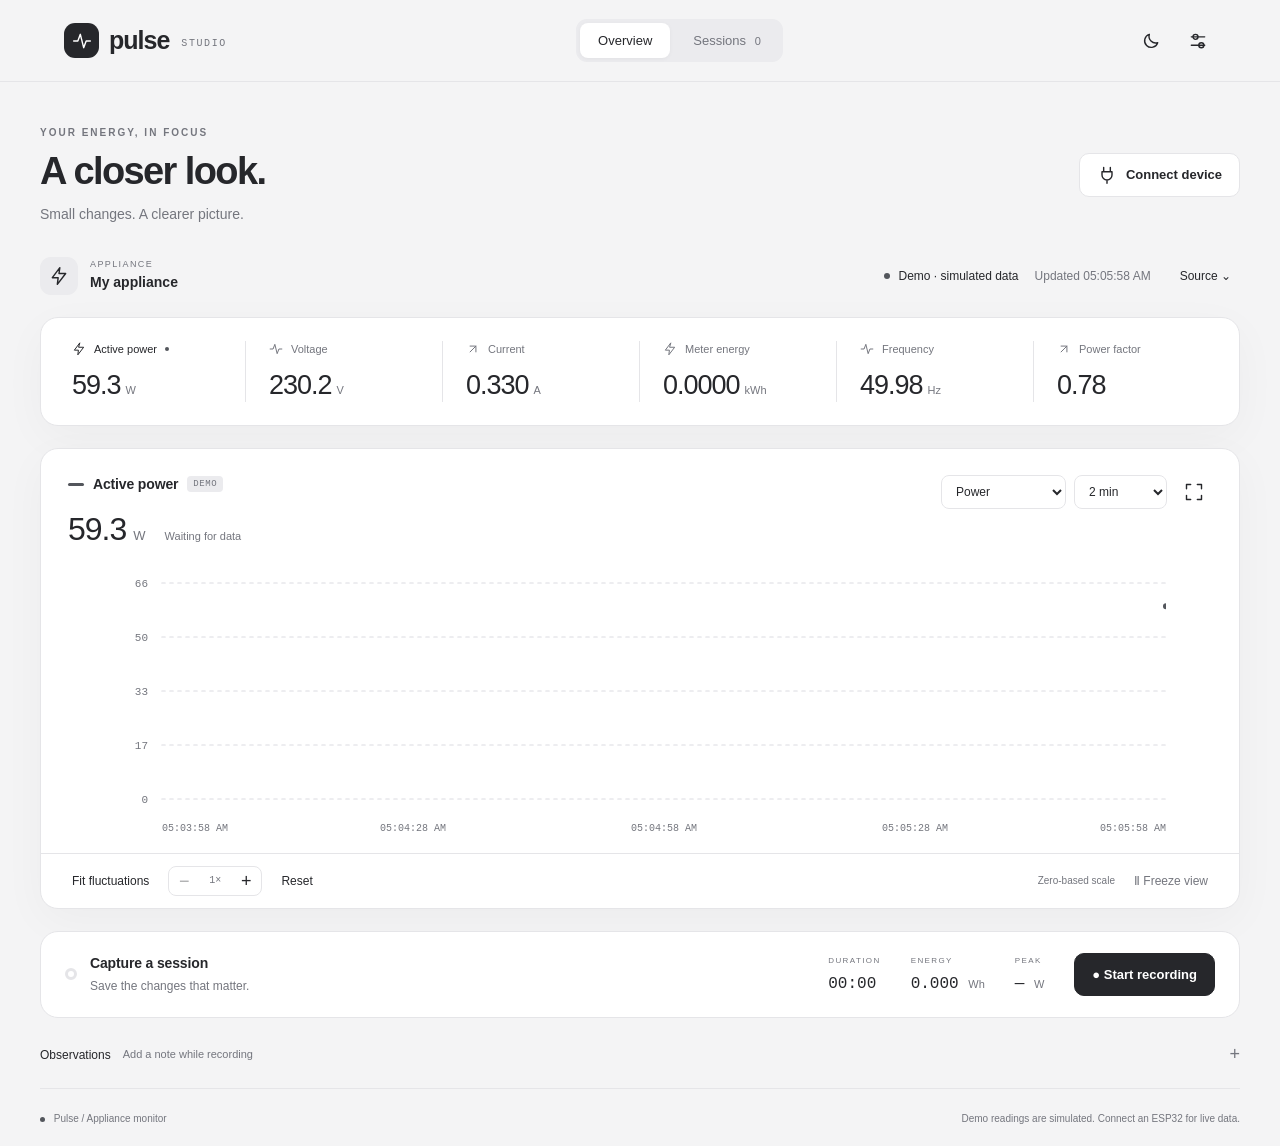
<file: index.html>
<!doctype html>
<html lang="en" data-mode="light" data-theme="graphite">
<head>
<meta charset="utf-8"><meta name="viewport" content="width=device-width,initial-scale=1">
<meta name="description" content="Pulse Studio — live appliance monitoring, precise charts, and saved experiments.">
<title>Pulse Studio · Appliance monitor</title>
<link rel="icon" href="icon.svg" type="image/svg+xml"><link rel="stylesheet" href="style.css">
<script src="core.js" defer></script><script src="app.js" defer></script>
</head>
<body>
<svg class="symbol-library" xmlns="http://www.w3.org/2000/svg" aria-hidden="true"><defs>
<symbol id="i-pulse" viewBox="0 0 24 24"><path d="M2 12h5l3-8 4 16 3-8h5"/></symbol>
<symbol id="i-settings" viewBox="0 0 24 24"><path d="M4 7h16M4 17h16"/><circle cx="9" cy="7" r="3"/><circle cx="16" cy="17" r="3"/></symbol>
<symbol id="i-moon" viewBox="0 0 24 24"><path d="M20 14A8 8 0 0 1 10 4a8 8 0 1 0 10 10Z"/></symbol>
<symbol id="i-plug" viewBox="0 0 24 24"><path d="M8 3v5m8-5v5M6 8h12v4a6 6 0 0 1-12 0Zm6 10v4"/></symbol>
<symbol id="i-arrow" viewBox="0 0 24 24"><path d="m7 17 10-10M7 7h10v10"/></symbol>
<symbol id="i-folder" viewBox="0 0 24 24"><path d="M3 7V5h7l2 2h9v13H3Z"/></symbol>
<symbol id="i-bolt" viewBox="0 0 24 24"><path d="m13 2-9 12h7l-1 8 10-13h-8Z"/></symbol>
<symbol id="i-expand" viewBox="0 0 24 24"><path d="M8 3H3v5m13-5h5v5M3 16v5h5m13-5v5h-5"/></symbol>
<symbol id="i-download" viewBox="0 0 24 24"><path d="M12 3v12m-5-5 5 5 5-5M4 16v5h16v-5"/></symbol>
</defs></svg>
<header class="topbar">
<a class="brand" href="#" aria-label="Pulse Studio home"><span class="brand-mark"><svg><use href="#i-pulse"/></svg></span>pulse<span class="brand-tag">STUDIO</span></a>
<nav class="tabs" aria-label="Main navigation"><button data-page="monitor" class="active" aria-current="page">Overview</button><button data-page="sessions">Sessions <span id="session-count">0</span></button></nav>
<div class="top-actions"><button id="mode-toggle" class="icon-btn" aria-label="Switch to dark mode" title="Switch light / dark"><svg><use href="#i-moon"/></svg></button><button id="settings-open" class="icon-btn" aria-label="Open settings" title="Appearance & settings"><svg><use href="#i-settings"/></svg></button></div>
</header>
<main>
<section id="monitor" class="page">
<div class="page-heading"><div><p class="eyebrow">YOUR ENERGY, IN FOCUS</p><h1>A closer look.</h1><p class="subtitle">Small changes. A clearer picture.</p></div><button id="connect-main" class="button"><svg><use href="#i-plug"/></svg><span>Connect device</span></button></div>
<div class="workspace-bar"><div class="device-name"><span class="device-icon"><svg><use href="#i-bolt"/></svg></span><div><label for="appliance">APPLIANCE</label><input id="appliance" value="My appliance" maxlength="80" aria-label="Appliance name"></div></div><div class="connection-state"><span id="live-dot" class="dot"></span><span id="status">Demo · simulated data</span><span id="updated" class="muted">Waiting for readings</span></div><button id="source-open" class="text-button">Source <span aria-hidden="true">⌄</span></button></div>
<div id="metrics" class="metrics" aria-label="Latest readings"></div>
<section class="chart-card" aria-label="Live chart">
<div class="chart-header"><div><div class="chart-title-line"><span class="line-key"></span><h2 id="chart-title">Active power</h2><span id="chart-source" class="tag">DEMO</span></div><div class="chart-reading"><span id="chart-value">—</span><span id="chart-unit">W</span><span id="chart-change" class="muted">Waiting for data</span></div></div>
<div class="chart-tools"><label class="sr-only" for="metric">Chart measurement</label><select id="metric"><option value="power">Power</option><option value="voltage">Voltage</option><option value="current">Current</option><option value="energy">Energy</option><option value="frequency">Frequency</option><option value="powerFactor">Power factor</option></select><label class="sr-only" for="window">Time window</label><select id="window"><option value="30">30 sec</option><option value="60">1 min</option><option value="120" selected>2 min</option><option value="300">5 min</option></select><button id="present" class="icon-btn" aria-label="Enter focus view" title="Focus view"><svg><use href="#i-expand"/></svg></button></div></div>
<div id="chart-wrap" class="chart-wrap"><svg id="chart" viewBox="0 0 1100 300" role="img" aria-label="Live power chart"></svg><div id="chart-tooltip" class="chart-tooltip" hidden></div></div>
<div class="chart-footer"><div class="scale-controls"><button id="fit" class="text-button" title="Fit the vertical axis to the visible readings">Fit fluctuations</button><div class="zoom-group"><button id="zoom-out" aria-label="Zoom out vertical axis" title="Zoom out">−</button><span id="zoom-label">1×</span><button id="zoom-in" aria-label="Zoom in vertical axis" title="Zoom in">+</button></div><button id="reset" class="text-button" title="Restore a zero-based vertical axis">Reset</button></div><div class="chart-caption"><span id="scale-note">Zero-based scale</span><button id="freeze" class="text-button" aria-pressed="false">Ⅱ Freeze view</button></div></div>
</section>
<section class="recording-panel"><div class="recording-intro"><span id="record-dot" class="record-dot"></span><div><h2 id="record-title">Capture a session</h2><p id="record-description">Save the changes that matter.</p></div></div><div class="record-stats"><div><span>DURATION</span><b id="duration">00:00</b></div><div><span>ENERGY</span><b id="session-energy">0.000 <small>Wh</small></b></div><div><span>PEAK</span><b id="session-peak">— <small>W</small></b></div></div><button id="record" class="button primary">● Start recording</button></section>
<details class="observations"><summary>Observations <span id="notes-count" class="muted">Add a note while recording</span><span class="chevron">+</span></summary><form id="note-form"><input id="note" maxlength="500" placeholder="e.g. Fan switched to speed 2" aria-label="Observation"><button class="button" type="submit">Add note</button></form><div id="notes-list"></div></details>
<footer class="page-footer"><span><span class="dot small"></span> Pulse / Appliance monitor</span><span id="footer-hint">Demo readings are simulated. Connect an ESP32 for live data.</span></footer>
</section>
<section id="sessions" class="page" hidden><div class="page-heading"><div><p class="eyebrow">YOUR EXPERIMENTS</p><h1>Saved sessions.</h1><p class="subtitle">Review, compare, and take your results with you.</p></div><button id="import" class="button"><svg><use href="#i-folder"/></svg>Import JSON</button><input id="import-file" type="file" accept=".json,application/json" hidden></div><p class="storage-note">Saved in this browser. Export important recordings as a backup.</p><div id="session-list"></div><section id="session-detail" class="panel" hidden></section></section>
</main>
<dialog id="settings-dialog" class="drawer"><div class="dialog-heading"><div><p class="eyebrow">MAKE IT YOURS</p><h2>Settings</h2></div><button class="icon-btn" data-close="settings-dialog" aria-label="Close settings">×</button></div>
<div class="settings-section"><h3>Appearance</h3><p>Six palettes. Two ways to see each one.</p><div id="theme-grid" class="theme-grid"></div><div class="setting-row"><label for="appearance">Color mode</label><select id="appearance"><option value="light">Light</option><option value="dark">Dark</option><option value="system">System</option></select></div><div class="setting-row"><label for="accent">Custom graph accent</label><input id="accent" type="color" value="#53565c"></div><button id="reset-appearance" class="text-button">Reset to Graphite · Light</button></div>
<div class="settings-section"><h3>Chart</h3><p>Fit reveals small changes by narrowing the vertical scale. It does not change the readings.</p><div class="setting-row"><label for="line-width">Line weight</label><select id="line-width"><option value="1.5">Fine</option><option value="2.5" selected>Standard</option><option value="3.5">Bold</option></select></div><div class="setting-row"><label for="show-area">Area shading</label><input id="show-area" type="checkbox" checked></div></div>
<details class="settings-section"><summary>About & data storage</summary><p>USB data stays in your browser. Stop & save before closing. Sessions stop at 14,400 samples. Cloud collection and prediction algorithms are not enabled.</p><p>Use CSV/JSON for analysis, or export a graph image for your presentation.</p><p class="muted">Pulse Studio · 2.0 · HTML / CSS / JavaScript</p></details></dialog>
<dialog id="source-dialog" class="modal"><div class="dialog-heading"><div><p class="eyebrow">DATA INPUT</p><h2>Choose your source</h2></div><button class="icon-btn" data-close="source-dialog" aria-label="Close source menu">×</button></div><div class="source-options"><button id="use-hardware" class="source-option"><svg><use href="#i-plug"/></svg><strong>ESP32 · USB</strong><span>Real measurements from your PZEM sensor</span></button><button id="use-demo" class="source-option"><svg><use href="#i-pulse"/></svg><strong>Demo mode</strong><span>Simulated readings for a quick rehearsal</span></button></div><div id="demo-controls" class="setting-row"><label for="demo-load">Simulated load</label><select id="demo-load"><option value="0">Off · 0 W</option><option value="15">Small load · 15 W</option><option value="60" selected>Medium · 60 W</option><option value="150">High · 150 W</option></select></div><div class="connection-box"><p id="serial-status">USB disconnected.</p><button id="disconnect" class="text-button" disabled>Disconnect USB</button><details><summary>Connection help</summary><p>Open this site directly in desktop Chrome or Edge. Connect the ESP32 using a USB data cable, close Arduino Serial Monitor, and choose its serial port. Firmware must send one JSON object per line at 115200 baud.</p><p>Keep the browser running and laptop awake while recording. The website does not collect data when closed.</p></details></div></dialog>
<dialog id="confirm-dialog" class="modal"><h2>Delete this session?</h2><p>Export a backup first if you need these results.</p><div class="dialog-actions"><button class="button" data-close="confirm-dialog">Keep session</button><button id="confirm-delete" class="button danger">Delete session</button></div></dialog>
<button id="exit-focus" class="button" hidden>Exit focus view ↗</button><div id="toast" role="status" hidden></div>
</body></html>
</file>
<file: style.css>
:root{color-scheme:light;--bg:#f4f4f5;--surface:#fff;--surface2:#f8f8f9;--text:#26272b;--muted:#74767e;--border:#e5e5e8;--accent:#53565c;--soft:#ebebee;--shadow:0 12px 45px #17191c09;--radius:18px;--grid:#e8e8eb}
:root[data-mode=dark]{color-scheme:dark;--bg:#151618;--surface:#1d1e21;--surface2:#242529;--text:#eeeeef;--muted:#a1a2aa;--border:#33353a;--soft:#303136;--grid:#33353a;--shadow:0 12px 45px #00000010}
*{box-sizing:border-box}body{margin:0;background:var(--bg);color:var(--text);font:14px/1.5 -apple-system,BlinkMacSystemFont,"Segoe UI",sans-serif;transition:background .2s,color .2s}button,input,select{font:inherit;color:inherit}button,select,summary{cursor:pointer}button{background:transparent;border:0}button:disabled{cursor:not-allowed;opacity:.4}button:focus-visible,select:focus-visible,input:focus-visible,summary:focus-visible,a:focus-visible{outline:2px solid var(--accent);outline-offset:4px}input,select{min-width:0}button,select{touch-action:manipulation}svg{width:20px;height:20px;fill:none;stroke:currentColor;stroke-width:1.7;stroke-linecap:round;stroke-linejoin:round;flex-shrink:0}[hidden]{display:none!important}.symbol-library{position:absolute;width:0;height:0}.topbar{height:82px;max-width:1440px;margin:auto;padding:0 5%;display:flex;align-items:center;justify-content:space-between;border-bottom:1px solid var(--border);gap:20px}.brand{text-decoration:none;color:var(--text);font-size:25px;font-weight:650;letter-spacing:-1px;display:flex;align-items:center;gap:10px}.brand-mark{display:grid;place-items:center;background:var(--text);color:var(--surface);width:35px;height:35px;border-radius:11px}.brand-tag{font:10px/1.2 ui-monospace,monospace;letter-spacing:1.6px;color:var(--muted);margin:6px 0 0 2px}.tabs{display:flex;gap:5px;background:var(--soft);padding:4px;border-radius:11px}.tabs button{padding:8px 18px;border-radius:8px;font-size:13px;color:var(--muted)}.tabs button.active{background:var(--surface);color:var(--text);box-shadow:0 1px 4px #0000000b}.tabs span{margin-left:5px;font-size:11px}.top-actions{display:flex;gap:10px}.icon-btn{width:37px;height:37px;border-radius:10px;display:inline-flex;align-items:center;justify-content:center;font-size:24px}.icon-btn:hover,.text-button:hover{background:var(--soft)}main{max-width:1312px;padding:43px 40px 20px;margin:auto}.page-heading{display:flex;align-items:center;justify-content:space-between;gap:20px;margin-bottom:32px}.eyebrow{font-size:10px;letter-spacing:2px;font-weight:650;color:var(--muted);margin:0 0 10px}h1{font-size:38px;letter-spacing:-1.6px;font-weight:550;line-height:1.15;margin:0 0 10px}.subtitle{color:var(--muted);margin:0;font-size:14px}.button{display:inline-flex;gap:9px;align-items:center;justify-content:center;padding:11px 17px;background:var(--surface);border:1px solid var(--border);border-radius:10px;font-size:13px;font-weight:550;white-space:nowrap;transition:background .15s,transform .15s}.button:hover{background:var(--soft)}.button.primary{background:var(--text);color:var(--surface);border-color:var(--text)}.button.primary:hover{opacity:.85}.button.danger{background:#a93442;color:white;border-color:#a93442}.workspace-bar{display:flex;align-items:center;gap:20px;margin-bottom:22px}.device-name{display:flex;align-items:center;gap:12px}.device-icon{width:38px;height:38px;border-radius:11px;background:var(--soft);display:grid;place-items:center}.device-name label{display:block;color:var(--muted);font-size:9px;letter-spacing:1.4px}.device-name input{background:none;border:0;padding:0;width:200px;font-size:14px;font-weight:550}.connection-state{display:flex;align-items:center;gap:8px;margin-left:auto;font-size:12px}.connection-state #updated{margin-left:8px}.dot{width:6px;height:6px;display:inline-block;border-radius:50%;background:var(--accent);flex-shrink:0}.dot.small{width:5px;height:5px;margin-right:6px}.dot.error{background:#c55c43}.text-button{padding:6px 9px;font-size:12px;border-radius:7px;white-space:nowrap}.muted{color:var(--muted)}.metrics{display:grid;grid-template-columns:repeat(6,1fr);background:var(--surface);border:1px solid var(--border);border-radius:var(--radius);padding:23px 8px;margin-bottom:22px;box-shadow:var(--shadow)}.metric{padding:0 23px;border-right:1px solid var(--border);text-align:left;border-radius:0}.metric:last-child{border:0}.metric-label{display:flex;gap:8px;align-items:center;color:var(--muted);font-size:11px;margin-bottom:12px}.metric-label svg{width:14px;height:14px}.metric-value{font-size:27px;font-weight:500;line-height:1.2;letter-spacing:-1px;font-variant-numeric:tabular-nums}.metric-value small{font-size:11px;margin-left:5px;letter-spacing:0;color:var(--muted);font-weight:400}.metric.active .metric-label{color:var(--text)}.metric.active .metric-label:after{content:"";width:4px;height:4px;background:var(--accent);border-radius:50%}.chart-card{background:var(--surface);border:1px solid var(--border);border-radius:var(--radius);box-shadow:var(--shadow);overflow:hidden}.chart-header{padding:25px 27px 0;display:flex;align-items:flex-start;justify-content:space-between;gap:20px}.chart-title-line{display:flex;align-items:center;gap:9px}h2{margin:0;font-size:14px;font-weight:550;letter-spacing:-.15px}.line-key{width:16px;height:3px;background:var(--accent);border-radius:3px}.tag{font:9px ui-monospace,monospace;background:var(--soft);color:var(--muted);padding:3px 6px;border-radius:4px;letter-spacing:.6px}.chart-reading{display:flex;align-items:baseline;gap:7px;margin-top:10px}.chart-reading>span:first-child{font-size:32px;font-weight:500;letter-spacing:-1px;font-variant-numeric:tabular-nums}.chart-reading #chart-unit{font-size:13px;color:var(--muted)}#chart-change{font-size:11px;margin-left:12px}.chart-tools{display:flex;gap:8px;align-items:center}select{border:1px solid var(--border);background:var(--surface);border-radius:8px;padding:8px 25px 8px 10px;font-size:12px}.chart-wrap{position:relative;margin:0 14px}#chart{display:block;width:100%;height:300px;stroke:none;overflow:visible}.chart-tooltip{position:absolute;pointer-events:none;border:1px solid var(--border);background:var(--surface);box-shadow:var(--shadow);border-radius:9px;padding:8px 12px;font-size:12px;z-index:2;white-space:nowrap;top:20px}.chart-tooltip small{display:block;color:var(--muted)}.chart-footer{border-top:1px solid var(--border);display:flex;justify-content:space-between;align-items:center;padding:12px 22px;gap:10px}.scale-controls,.chart-caption{display:flex;align-items:center;gap:10px}.chart-caption{font-size:10px;color:var(--muted)}.zoom-group{display:flex;align-items:center;border:1px solid var(--border);border-radius:8px;height:30px}.zoom-group button{font-size:18px;width:30px;height:28px}.zoom-group button:hover{background:var(--soft)}.zoom-group span{font:10px ui-monospace,monospace;min-width:32px;text-align:center;color:var(--muted)}#fit.selected{background:var(--soft);color:var(--text)}.recording-panel{display:flex;align-items:center;gap:30px;margin-top:22px;padding:21px 24px;background:var(--surface);border:1px solid var(--border);border-radius:var(--radius)}.recording-intro{display:flex;align-items:center;gap:13px}.recording-intro p{margin:3px 0 0;font-size:12px;color:var(--muted)}.record-dot{width:12px;height:12px;border-radius:50%;border:3px solid var(--border);background:var(--surface)}.record-dot.active{background:#c34c54;border-color:#c34c5433;box-shadow:0 0 0 4px #c34c5415}.record-stats{display:flex;gap:30px;margin-left:auto}.record-stats span{display:block;font-size:8px;letter-spacing:1.4px;color:var(--muted);margin-bottom:6px}.record-stats b{font:500 16px ui-monospace,monospace}.record-stats small{font:11px sans-serif;color:var(--muted)}.observations{margin-top:18px;border-bottom:1px solid var(--border);padding-bottom:15px}summary{list-style:none}summary::-webkit-details-marker{display:none}.observations summary{display:flex;gap:12px;font-size:12px;align-items:center;padding:5px 0}.observations summary .muted{font-size:11px}.chevron{margin-left:auto;font-size:18px;color:var(--muted)}.observations[open] .chevron{transform:rotate(45deg)}#note-form{display:flex;gap:10px;margin:14px 0}input:not([type=checkbox]):not([type=color]){border:1px solid var(--border);border-radius:8px;padding:10px 12px;background:var(--surface)}.device-name input:not([type]){background:none;padding:0;border:0;border-radius:0}#note{flex:1}.note-item{font-size:12px;padding:8px 0}.note-item time{color:var(--muted);margin-right:12px}.page-footer{display:flex;justify-content:space-between;color:var(--muted);font-size:10px;padding-top:22px;gap:15px}.storage-note{font-size:12px;color:var(--muted)}.session-row{display:flex;align-items:center;gap:20px;border:1px solid var(--border);background:var(--surface);border-radius:12px;padding:20px;margin:12px 0}.session-info{flex:1;min-width:0}.session-info strong{display:block;overflow-wrap:anywhere}.session-info p{font-size:11px;color:var(--muted);margin:4px 0 0}.session-actions{display:flex;gap:7px}.empty{text-align:center;background:var(--surface);border:1px dashed var(--border);border-radius:var(--radius);padding:75px 20px}.empty svg{width:32px;height:32px;color:var(--muted);margin-bottom:15px}.empty h2{font-size:20px}.empty p{color:var(--muted);font-size:13px;margin-bottom:20px}.panel{margin-top:24px;background:var(--surface);border:1px solid var(--border);padding:24px;border-radius:var(--radius)}.review-heading{display:flex;justify-content:space-between;align-items:center;gap:15px}.review-heading h2{font-size:20px}.review-chart{width:100%;height:auto;stroke:none;margin-top:15px}.review-stats{display:flex;flex-wrap:wrap;gap:20px;font-size:12px;color:var(--muted);margin:12px 0}.table-wrap{overflow:auto;max-height:350px;margin-top:15px}table{border-collapse:collapse;width:100%;font-size:12px;white-space:nowrap;text-align:left}th,td{padding:10px;border-bottom:1px solid var(--border)}th{color:var(--muted);font-weight:400}.review-actions{display:flex;gap:8px;margin:12px 0 24px;flex-wrap:wrap}dialog{color:var(--text);border:1px solid var(--border);background:var(--surface);box-shadow:0 20px 80px #0003;padding:28px}dialog::backdrop{background:#080a104d;backdrop-filter:blur(3px)}.drawer{margin:0 0 0 auto;width:430px;max-width:100%;height:100%;max-height:100%;border-radius:20px 0 0 20px;border-right:0;overflow-y:auto}.modal{width:520px;max-width:calc(100% - 30px);border-radius:20px;max-height:90vh}.dialog-heading{display:flex;justify-content:space-between;align-items:center;margin-bottom:28px}.dialog-heading h2{font-size:26px;letter-spacing:-.8px}.dialog-heading .eyebrow{font-size:9px}.settings-section{border-top:1px solid var(--border);padding:22px 0}.settings-section h3{font-size:14px;margin:0}.settings-section p{font-size:12px;color:var(--muted);margin:7px 0 18px}.theme-grid{display:grid;grid-template-columns:repeat(3,1fr);gap:10px;margin:20px 0}.theme-choice{padding:11px 9px;border-radius:10px;border:1px solid var(--border);font-size:11px;text-align:left}.theme-choice.selected{border-color:var(--text);box-shadow:0 0 0 1px var(--text)}.theme-swatch{display:flex;gap:4px;margin-bottom:9px}.theme-swatch i{width:19px;height:19px;border-radius:50%;border:1px solid #8882}.setting-row{display:flex;align-items:center;justify-content:space-between;gap:15px;margin:17px 0;font-size:12px}input[type=color]{border:1px solid var(--border);background:none;width:40px;height:31px;border-radius:6px;padding:3px}input[type=checkbox]{accent-color:var(--accent);width:17px;height:17px}.settings-section summary{font-size:13px}.settings-section summary:after{content:' +';float:right;color:var(--muted)}.source-options{display:grid;gap:12px}.source-option{display:grid;grid-template-columns:28px 1fr;gap:4px 10px;text-align:left;border:1px solid var(--border);border-radius:12px;padding:18px}.source-option:hover{background:var(--soft)}.source-option.active{border-color:var(--text)}.source-option svg{grid-row:span 2}.source-option strong{font-size:13px;font-weight:550}.source-option span{font-size:11px;color:var(--muted)}.connection-box{border-top:1px solid var(--border);padding-top:15px;font-size:12px;color:var(--muted)}.connection-box details{margin-top:20px}.connection-box p{line-height:1.7}.dialog-actions{display:flex;justify-content:flex-end;gap:10px;margin-top:25px}#toast{position:fixed;bottom:25px;left:50%;transform:translateX(-50%);max-width:calc(100% - 30px);background:var(--text);color:var(--surface);border-radius:12px;padding:13px 20px;font-size:13px;box-shadow:0 8px 40px #0003;z-index:20}#exit-focus{position:fixed;right:25px;bottom:25px;z-index:5}.focus .topbar,.focus .page-heading,.focus .workspace-bar,.focus .observations,.focus .page-footer{display:none}.focus main{max-width:none;padding-top:25px}.focus #chart{height:50vh}.focus .metrics{margin-top:0}.sr-only{position:absolute;width:1px;height:1px;margin:-1px;clip:rect(0,0,0,0);overflow:hidden}
@media(min-width:1500px){main{padding-top:55px}.chart-wrap #chart{height:340px}}
@media(max-width:1000px){main{padding:30px 24px}.metric{padding:0 15px}.metric-value{font-size:23px}.connection-state #updated{display:none}.recording-panel{gap:20px}.record-stats{gap:18px}.recording-intro p{display:none}.chart-caption #scale-note{max-width:180px}.brand-tag{display:none}}
@media(max-width:760px){.topbar{height:68px;padding:0 20px;gap:10px}.brand{font-size:22px}.brand-mark{width:30px;height:30px}.tabs button{padding:7px 12px;font-size:12px}.top-actions{gap:2px}.icon-btn{width:32px;height:32px}main{padding:27px 16px 20px}.page-heading{margin-bottom:26px;gap:12px}h1{font-size:29px}.subtitle{font-size:12px}.eyebrow{font-size:8px}.page-heading .button{font-size:11px;padding:10px}.page-heading .button svg{width:15px}.workspace-bar{flex-wrap:wrap;gap:10px}.device-name input{width:145px}.connection-state{font-size:10px}.workspace-bar>.text-button{margin-left:auto}.metrics{grid-template-columns:repeat(3,1fr);padding:18px 0;row-gap:25px}.metric{padding:0 18px}.metric:nth-child(3){border:0}.metric-label{font-size:10px;margin-bottom:7px}.metric-value{font-size:25px}.chart-header{padding:20px 18px 0;flex-wrap:wrap;gap:8px}.chart-tools{width:100%;justify-content:flex-end}.chart-reading{margin-top:7px}#chart{height:260px}.chart-wrap{margin:0 4px}.chart-footer{padding:10px 12px;align-items:flex-start;flex-wrap:wrap}.scale-controls{gap:5px}.chart-caption{width:100%;justify-content:space-between;padding:0 3px}.chart-caption #scale-note{max-width:none}.recording-panel{padding:18px;flex-wrap:wrap;gap:18px}.recording-intro{flex:1}.recording-intro h2{font-size:13px}.record-stats{order:3;width:100%;justify-content:space-between;border-top:1px solid var(--border);padding-top:15px}.recording-panel .button{font-size:11px}.page-footer{flex-direction:column;gap:7px}.observations summary .muted{font-size:10px}.session-row{padding:16px;flex-wrap:wrap;gap:12px}.session-actions{width:100%}.session-info{flex-basis:100%}.drawer{width:390px;padding:24px}.review-heading{align-items:flex-start}.review-heading h2{font-size:17px}.panel{padding:16px}.focus #chart{height:42vh}}
@media(prefers-reduced-motion:reduce){*{transition:none!important;scroll-behavior:auto!important}}
</file>
